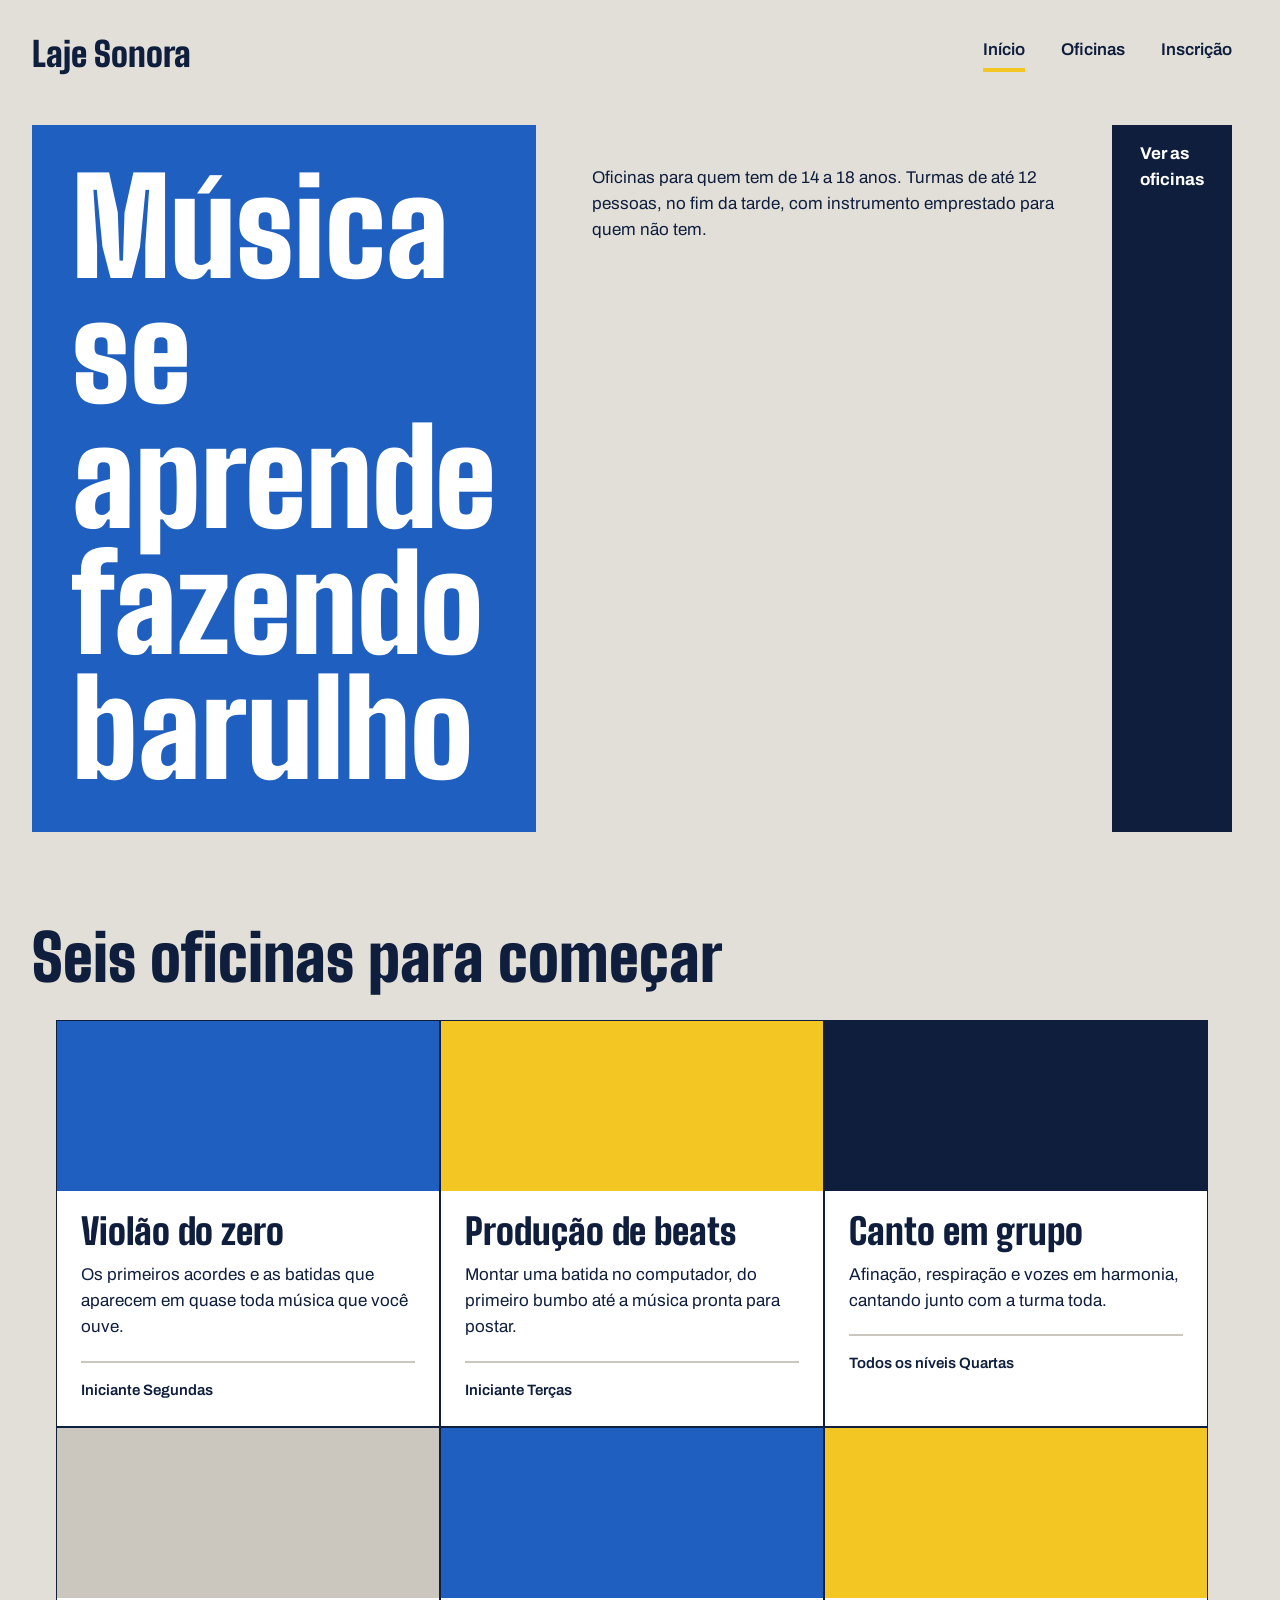
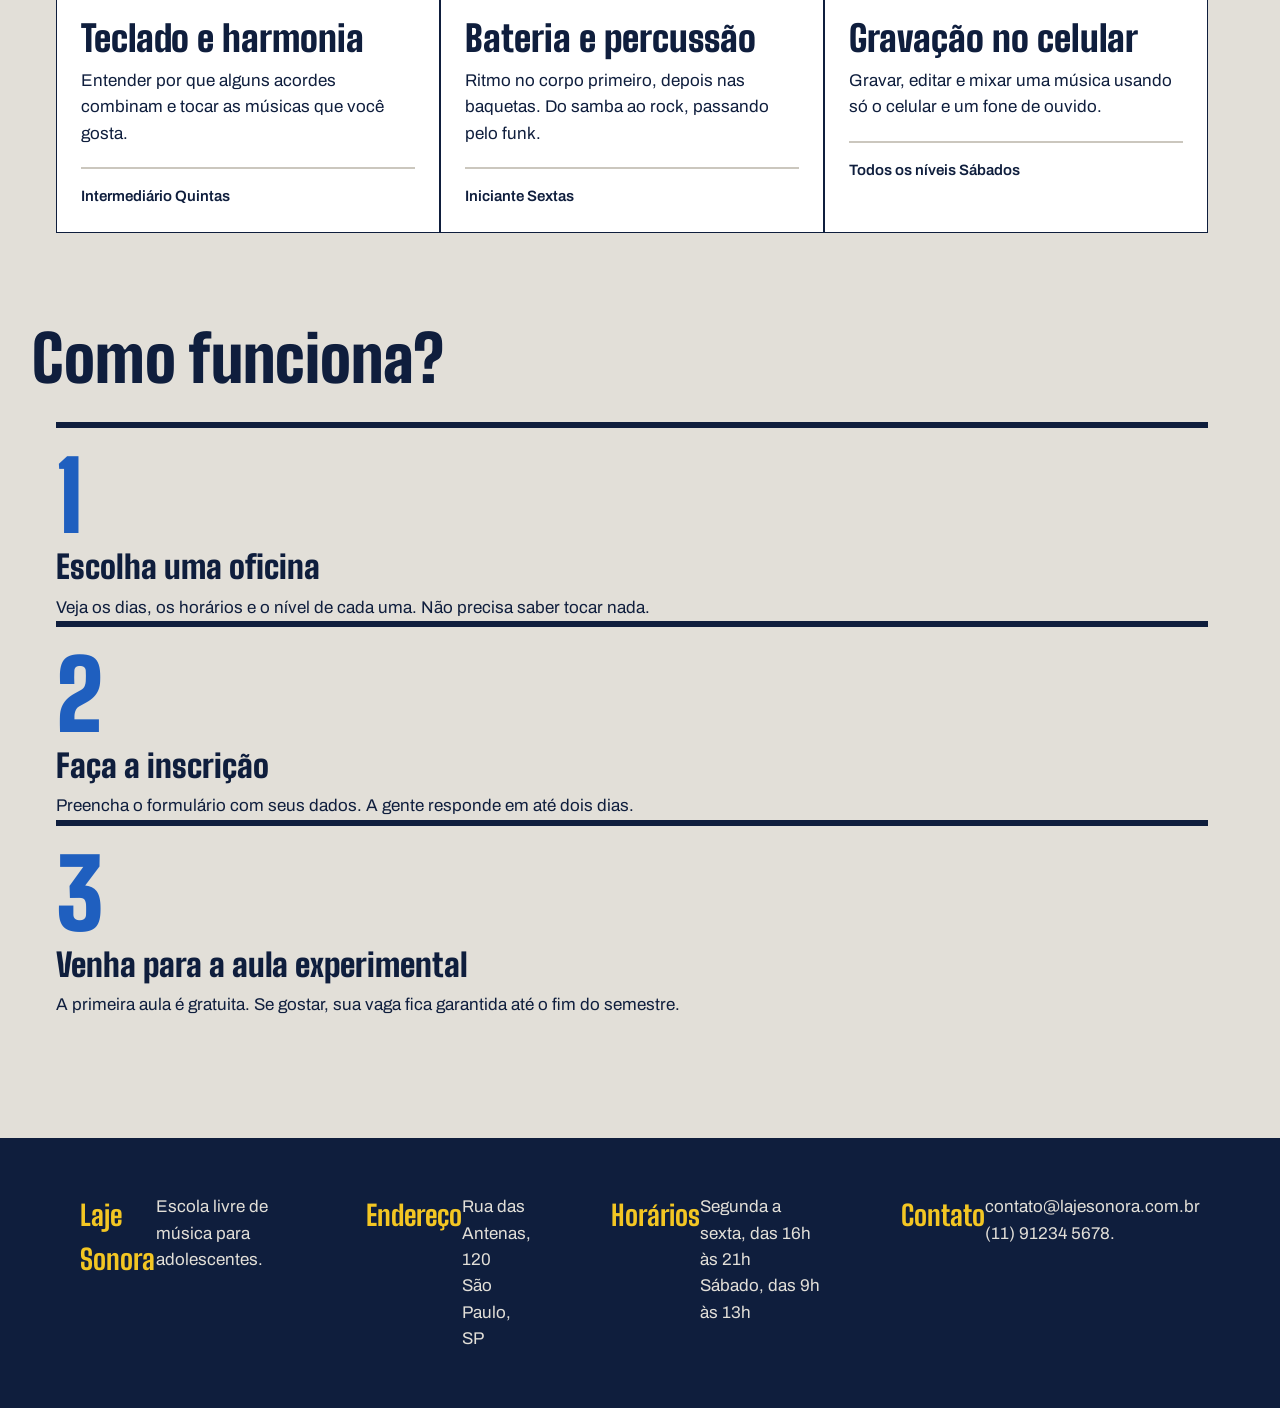
<file: index.html>
<!DOCTYPE html>
<html lang="pt-br">
<head>
    <meta charset="UTF-8">
    <meta name="viewport" content="width=device-width, initial-scale=1.0">
    <title>Laje Sonora|Início</title>
    <link rel="preconnect" href="https://fonts.googleapis.com">
<link rel="preconnect" href="https://fonts.gstatic.com" crossorigin>
<link href="https://fonts.googleapis.com/css2?family=Archivo:ital,wght@0,100..900;1,100..900&family=Big+Shoulders:opsz,wght@10..72,100..900&display=swap" rel="stylesheet">
    <link rel="stylesheet" href="index.css">
    
</head>
<body>
    
    <header class="conteudo topo">
        <a href="index.html" class="logo">Laje Sonora</a>
        <nav class="menu">

            <a href="index.html" class="atual"> Início</a>
            <a href="oficinas.html"> Oficinas</a>
            <a href="inscricao.html"> Inscrição</a>
        </nav>
    </header>

    <main> 
        <section class="conteudo cartazes">
            <div class="cartaz cartaz-principal">
                <h1>Música se aprende fazendo barulho</h1>
            </div>
            <div class="cartaz cartaz-lateral">
                <p>Oficinas para quem tem de 14 a 18 anos. Turmas de até 12 pessoas, no fim da tarde, com instrumento emprestado para quem não tem. </p>
            </div>  
            <a href="oficinas.html" class="botao">Ver as oficinas</a>
        </section>

        <section class="conteudo secao">
            <h2 class="titulo-secao">
                Seis oficinas para começar
            </h2>

            <div class="cards">

                <article class="card">
                    <div class="foto foto-azul">
                    </div>
                    <div class="card-texto">
                        <h3>Violão do zero</h3>
                        <p>Os primeiros acordes e as batidas que aparecem em quase toda música que você ouve.</p>
                        <div class="card-info">
                            <span>Iniciante</span>
                            <span>Segundas</span>
                        </div>
                    </div>
                </article>

                <article class="card">
                    <div class="foto foto-amarela">
                    </div>
                    <div class="card-texto">
                        <h3>Produção de beats</h3>
                        <p>Montar uma batida no computador, do primeiro bumbo até a música pronta para postar.</p>
                        <div class="card-info">
                            <span>Iniciante</span>
                            <span>Terças</span>
                        </div>
                    </div>
                </article>

                <article class="card">
                    <div class="foto foto-tinta">
                    </div>
                    <div class="card-texto">
                        <h3>Canto em grupo</h3>
                        <p>Afinação, respiração e vozes em harmonia, cantando junto com a turma toda.</p>
                        <div class="card-info">
                            <span>Todos os níveis</span>
                            <span>Quartas</span>
                        </div>
                    </div>
                </article>
                
                <article class="card">
                    <div class="foto foto">
                    </div>
                    <div class="card-texto">
                        <h3>Teclado e harmonia</h3>
                        <p>Entender por que alguns acordes combinam e tocar as músicas que você gosta.</p>
                        <div class="card-info">
                            <span>Intermediário</span>
                            <span>Quintas</span>
                        </div>
                    </div>
                </article>
              
                <article class="card">
                    <div class="foto foto-azul">
                    </div>
                    <div class="card-texto">
                        <h3>Bateria e percussão</h3>
                        <p>Ritmo no corpo primeiro, depois nas baquetas. Do samba ao rock, passando pelo funk.</p>
                        <div class="card-info">
                            <span>Iniciante</span>
                            <span>Sextas</span>
                        </div>
                    </div>
                </article>
            
                <article class="card">
                    <div class="foto foto-amarela">
                    </div>
                    <div class="card-texto">
                        <h3>Gravação no celular</h3>
                        <p>Gravar, editar e mixar uma música usando só o celular e um fone de ouvido.</p>
                        <div class="card-info">
                            <span>Todos os níveis</span>
                            <span>Sábados</span>
                        </div>
                    </div>
                </article>


            </div>
        </section>

        <section class="conteudo secao">
            <h2 class="titulo-secao">
                Como funciona?
            </h2>
            <div class="passos">
                <div class="passo">
                    <p class="passo-numero">
                        1
                    </p>
                    <h3>Escolha uma oficina</h3>
                    <p>Veja os dias, os horários e o nível de cada uma. Não precisa saber tocar nada.</p>

                    </div>

                    <div class="passo">
                    <p class="passo-numero">
                        2
                    </p>
                    <h3>Faça a inscrição</h3>
                    <p>Preencha o formulário com seus dados. A gente responde em até dois dias. </p>
                        </div>

                     <div class="passo">
                    <p class="passo-numero">
                        3
                    </p>
                    <h3>Venha para a aula experimental</h3>
                    <p>A primeira aula é gratuita. Se gostar, sua vaga fica garantida até o fim do semestre. </p>
                </div>
                    </div>

            </div>
        </section>
    </main>
    <footer class="rodape">
        
        <div class="conteudos rodape-colunas">
            <div class="rodape-coluna">
                <h4>Laje Sonora</h4>
                <p>Escola livre de música para <br>adolescentes.</p>
                </div>

                <div class="rodape-coluna">
                <h4>Endereço</h4>
                <p>Rua das Antenas, 120 <br>São Paulo, SP</p>
                </div>

                <div class="rodape-coluna">
                <h4>Horários</h4>
                <p>Segunda a sexta, das 16h às 21h <br>Sábado, das 9h às 13h</p>
                </div>

                <div class="rodape-coluna">
                <h4>Contato</h4>
                <p>contato@lajesonora.com.br<br>(11) 91234 5678.</p>
                 </div>
                

            
        

    </footer>
</body>
</html>
</file>
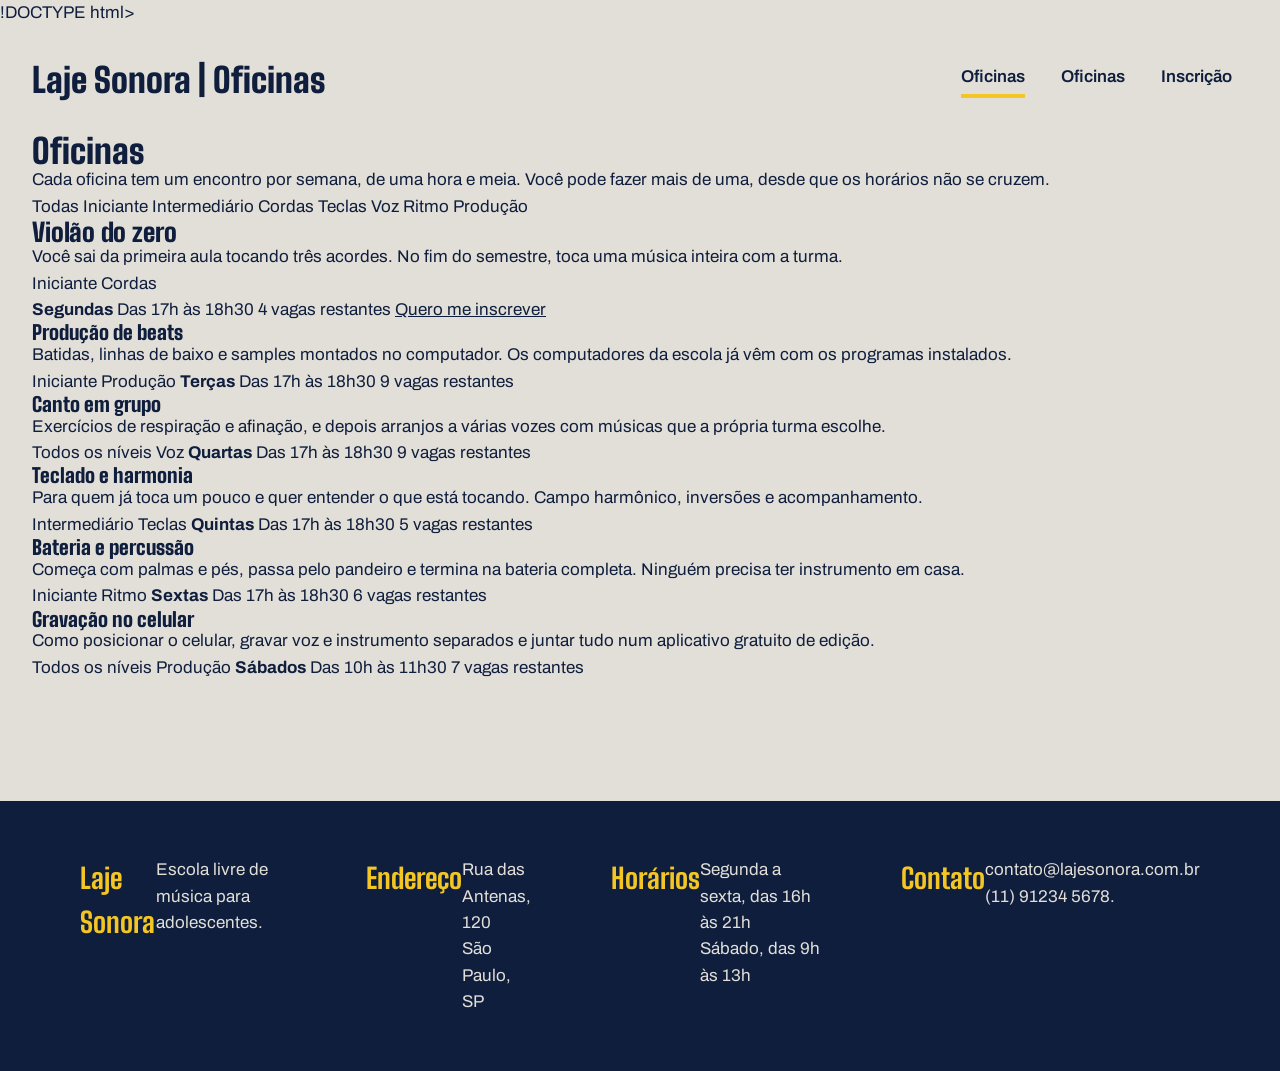
<file: oficinas.html>
!DOCTYPE html>
<html lang="pt-br">
<head>
    <meta charset="UTF-8">
    <meta name="viewport" content="width=device-width, initial-scale=1.0">
    <title>Laje Sonora|Início</title>
    <link rel="preconnect" href="https://fonts.googleapis.com">
<link rel="preconnect" href="https://fonts.gstatic.com" crossorigin>
<link href="https://fonts.googleapis.com/css2?family=Archivo:ital,wght@0,100..900;1,100..900&family=Big+Shoulders:opsz,wght@10..72,100..900&display=swap" rel="stylesheet">
    <link rel="stylesheet" href="oficinas.css">
    
</head>
<body>
    
    <header class="conteudo topo">
        <a href="index.html" class="logo">Laje Sonora | Oficinas</a>
        <nav class="menu">

            <a href="index.html" class="atual"> Oficinas</a>
            <a href="oficinas.html"> Oficinas</a>
            <a href="inscricao.html"> Inscrição</a>
        </nav>
    </header>

    <main class="conteudo"> 
<h1 class="titulo-pagina">
    Oficinas
</h1>
<p class="subtitulo-pagina">
    
    Cada oficina tem um encontro por semana, de uma hora e meia. Você pode fazer mais de uma, desde que os horários não se cruzem.
</p>

<div class="filtros">
    <span class="ativo">Todas</span>
    <span>Iniciante</span>
    <span>Intermediário</span>
    <span>Cordas</span>
    <span>Teclas</span>
    <span>Voz</span>
    <span>Ritmo</span>
    <span>Produção</span>


</div>

<div class="lista">

<article class="oficina">
<div class="foto foto-azul"></div>
<div class="oficina-texto">
<h2>Violão do zero</h2>
<p>Você sai da primeira aula tocando três acordes. No fim do semestre, toca uma música inteira com a turma.</p>
<div class="etiquetas">
<span class="etiqueta">Iniciante</span>
<span class="etiqueta">Cordas</span>
</div>

<div class="oficina-detalhes">
    
    <strong>Segundas</strong>
    <span>Das 17h às 18h30</span>
    <span>4 vagas restantes</span>
    <a href="inscricao.html">Quero me inscrever</a>
    </article>

   

    <article class="card">
        <div class="foto foto-amarela">
        </div>
        <div class="oficina-texto">
            <h3>Produção de beats</h3>
            <p>Batidas, linhas de baixo e samples montados no computador. Os computadores da escola já vêm com os programas instalados.</p>
            <div class="etiquetas">
                <span class="etiqueta">Iniciante</span>
                <span class="etiqueta">Produção</span>
                <strong>Terças</strong>
    <span>Das 17h às 18h30</span>
    <span>9 vagas restantes</span>


            </div>
        </div>
    </article>


    <article class="card">
        <div class="foto foto-tinta">
        </div>
        <div class="oficina-texto">
            <h3>Canto em grupo</h3>
            <p>Exercícios de respiração e afinação, e depois arranjos a várias vozes com músicas que a própria turma escolhe.</p>
            <div class="etiquetas">
                <span class="etiqueta">Todos os níveis</span>
                <span class="etiqueta">Voz</span>
                <strong>Quartas</strong>
    <span>Das 17h às 18h30</span>
    <span>9 vagas restantes</span>


            </div>
        </div>
    </article>

    <article class="card">
        <div class="foto ">
        </div>

        <div class="oficina-texto">
            <h3>Teclado e harmonia</h3>
            <p>Para quem já toca um pouco e quer entender o que está tocando. Campo harmônico, inversões e acompanhamento.</p>
            <div class="etiquetas">
                <span class="etiqueta">Intermediário</span>
                <span class="etiqueta">Teclas</span>
                <strong>Quintas</strong>
    <span>Das 17h às 18h30</span>
    <span>5 vagas restantes</span>


            </div>
        </div>
    </article>

    <article class="card">
        <div class="foto foto-azul">
        </div>
        <div class="oficina-texto">
            <h3>Bateria e percussão</h3>
            <p>Começa com palmas e pés, passa pelo pandeiro e termina na bateria completa. Ninguém precisa ter instrumento em casa.</p>
            <div class="etiquetas">
                <span class="etiqueta">Iniciante</span>
                <span class="etiqueta">Ritmo</span>
                <strong>Sextas</strong>
    <span>Das 17h às 18h30</span>
    <span>6 vagas restantes</span>


            </div>
        </div>
    </article>

    <article class="card">
        <div class="foto foto-amarela">
        </div>
        <div class="oficina-texto">
            <h3>Gravação no celular</h3>
            <p>Como posicionar o celular, gravar voz e instrumento separados e juntar tudo num aplicativo gratuito de edição.</p>
            <div class="etiquetas">
                <span class="etiqueta">Todos os níveis</span>
                <span class="etiqueta">Produção</span>
                <strong>Sábados</strong>
    <span>Das 10h às 11h30</span>
    <span>7 vagas restantes</span>


            </div>
        </div>
    </article>

  


</div>

</div>


</article>

</div>







        </main>
      
    <footer class="rodape">
        
        <div class="conteudos rodape-colunas">
            <div class="rodape-coluna">
                <h4>Laje Sonora</h4>
                <p>Escola livre de música para <br>adolescentes.</p>
                </div>

                <div class="rodape-coluna">
                <h4>Endereço</h4>
                <p>Rua das Antenas, 120 <br>São Paulo, SP</p>
                </div>

                <div class="rodape-coluna">
                <h4>Horários</h4>
                <p>Segunda a sexta, das 16h às 21h <br>Sábado, das 9h às 13h</p>
                </div>

                <div class="rodape-coluna">
                <h4>Contato</h4>
                <p>contato@lajesonora.com.br<br>(11) 91234 5678.</p>
                 </div>
                

            
        

    </footer>
</body>
</html>
</file>
<file: index.css>
* {
    margin: 0;
    padding: 0;
    box-sizing: border-box;
}

:root {
    --concreto: #E2DFD8;
    --concreto-escuro: #CBC7BE;
    --tinta: #0F1E3D;
    --caixa-dagua: #1F5FBF;
    --fita: #F3C623;
    --branco: #FFFFFF;

    --fonte-cartaz: "Big Shoulders", "Arial Narrow", sans-serif;
    --fonte-texto: "Archivo", Arial, sans-serif;

}


body {
    background-color: var(--concreto);
    color: var(--tinta);
    font-family: "Archivo", Arial, sans-serif;
    font-size: 17px;
    line-height: 1.55;
}

a {
    color: inherit;
}

h1,
h2,
h3 {
    font-family: "Big Shoulders", "Arial Narrow", sans-serif;
    font-weight: 900;
    line-height: 0.95;
}

.conteudo {
    max-width: 1200px;
    margin-inline: auto;
    margin-inline: 32px;

}

.topo {
    padding-block: 28px;
    display: flex;
    justify-content: space-between;
    align-items: center;

}

.logo {
    font-family:"Big Shoulders", "Arial Narrow", sans-serif;
    font-size: 34px;
    font-weight: 900;
    text-decoration: none;

}

.menu{
    display: flex;
    gap: 36px;

a{
    font-weight: 600;
    text-decoration: none;
    padding-bottom: 4px;
    border-bottom: 4px solid transparent;
}

a:hover{
    border-bottom-color:var(--tinta);
    
}

a.atual{

border-bottom-color:var(--fita);
}
}

.cartazes{
    margin-top: 16px;
    display: flex;
    gap: 16px;


}

.cartaz{
    padding: 40px;

}

.cartaz-principal{
background-color: var(--caixa-dagua);
color: var(--branco);
flex:2;

h1{

    font-size: 132px;
    max-width:9ch;

}

.cartaz-lateral{
    background-color: var(--fita);
    flex:1;
    display: flex;
    flex-direction: column;
    justify-content: space-between;
    gap: 32px;
    align-items: flex-start;
}

.cartaz-lateral p{

    font-family: 22px;
    font-weight: 600;
    line-height: 1.3;
    
}

}

.botao{
    background-color: var(--tinta);
    color: var(--branco);
    font-weight: 700;
    text-decoration: none;
    padding-block: 16px;
    padding-inline: 28px;
    border: none;
    font-family: var(--fonte-texto);
    font-size: 17px;
    cursor: pointer;
    
    

}

.botao:hover{

background-color: var(--caixa-dagua);


}

.secao{

margin-top: 96px;

}

.titulo-secao{
    font-size: 64px;
    margin-bottom: 32px;
}

.cards{
    display: flex;
    flex-wrap: wrap;
    margin: 24px;
}

.card{
    background-color: var(--branco);
    border: 1px solid var(--tinta);
    flex: 1 1 340px;

    
}

.card .foto{
height: 170px;
}
.foto{
    background-color: var(--concreto-escuro);

}
.foto-azul{
    background-color: var(--caixa-dagua);
}

.foto-amarela{
    background-color: var(--fita);
}

.foto-tinta{
    background-color: var(--tinta);
}

.card-texto{
    padding: 24px;
}

.card h3{
    font-size: 36px;
    margin-bottom: 12px;
}

.card-info{
margin-top: 20px;
padding-top: 16px;
border-top: 2px solid var(--concreto-escuro);
font-weight: 600;
font-size: 15px;

}

.passos{
    display: block;
    margin-inline: 24px;

}

.passo{
 border-top: 6px solid var(--tinta);
 padding-top: 20px;
 

}

.passo-numero{
    font-family: var(--fonte-cartaz);
    font-size: 96px;
    font-weight: 900;

line-height: 1;
color: var(--caixa-dagua);
}

.passo h3{
    font-size: 32px;
    
    margin-block:8px 12px ;
}

.rodape{
    margin-top: 120px;
    background-color: var(--tinta);
    color: var(--concreto);
    padding-block: 56px;
}

.rodape-colunas{
    display: flex;
margin-inline: 40px;
}

.rodape-coluna{
    display: flex;
    margin-inline: 40px;
}

.rodape h4{

 font-family: var(--fonte-cartaz);   
font-size: 28px;
color: var(--fita);
margin-bottom: 12px;
}
</file>
<file: oficinas.css>
* {
    margin: 0;
    padding: 0;
    box-sizing: border-box;
}

:root {
    --concreto: #E2DFD8;
    --concreto-escuro: #CBC7BE;
    --tinta: #0F1E3D;
    --caixa-dagua: #1F5FBF;
    --fita: #F3C623;
    --branco: #FFFFFF;

    --fonte-cartaz: "Big Shoulders", "Arial Narrow", sans-serif;
    --fonte-texto: "Archivo", Arial, sans-serif;

}


body {
    background-color: var(--concreto);
    color: var(--tinta);
    font-family: "Archivo", Arial, sans-serif;
    font-size: 17px;
    line-height: 1.55;
}

a {
    color: inherit;
}

h1,
h2,
h3 {
    font-family: "Big Shoulders", "Arial Narrow", sans-serif;
    font-weight: 900;
    line-height: 0.95;
}

.conteudo {
    max-width: 1200px;
    margin-inline: auto;
    margin-inline: 32px;

}

.topo {
    padding-block: 28px;
    display: flex;
    justify-content: space-between;
    align-items: center;

}

.logo {
    font-family:"Big Shoulders", "Arial Narrow", sans-serif;
    font-size: 34px;
    font-weight: 900;
    text-decoration: none;

}

.menu{
    display: flex;
    gap: 36px;

a{
    font-weight: 600;
    text-decoration: none;
    padding-bottom: 4px;
    border-bottom: 4px solid transparent;
}

a:hover{
    border-bottom-color:var(--tinta);
    
}

a.atual{

border-bottom-color:var(--fita);
}
}



.rodape{
    margin-top: 120px;
    background-color: var(--tinta);
    color: var(--concreto);
    padding-block: 56px;
}

.rodape-colunas{
    display: flex;
margin-inline: 40px;
}

.rodape-coluna{
    display: flex;
    margin-inline: 40px;
}

.rodape h4{

 font-family: var(--fonte-cartaz);   
font-size: 28px;
color: var(--fita);
margin-bottom: 12px;
}
</file>
